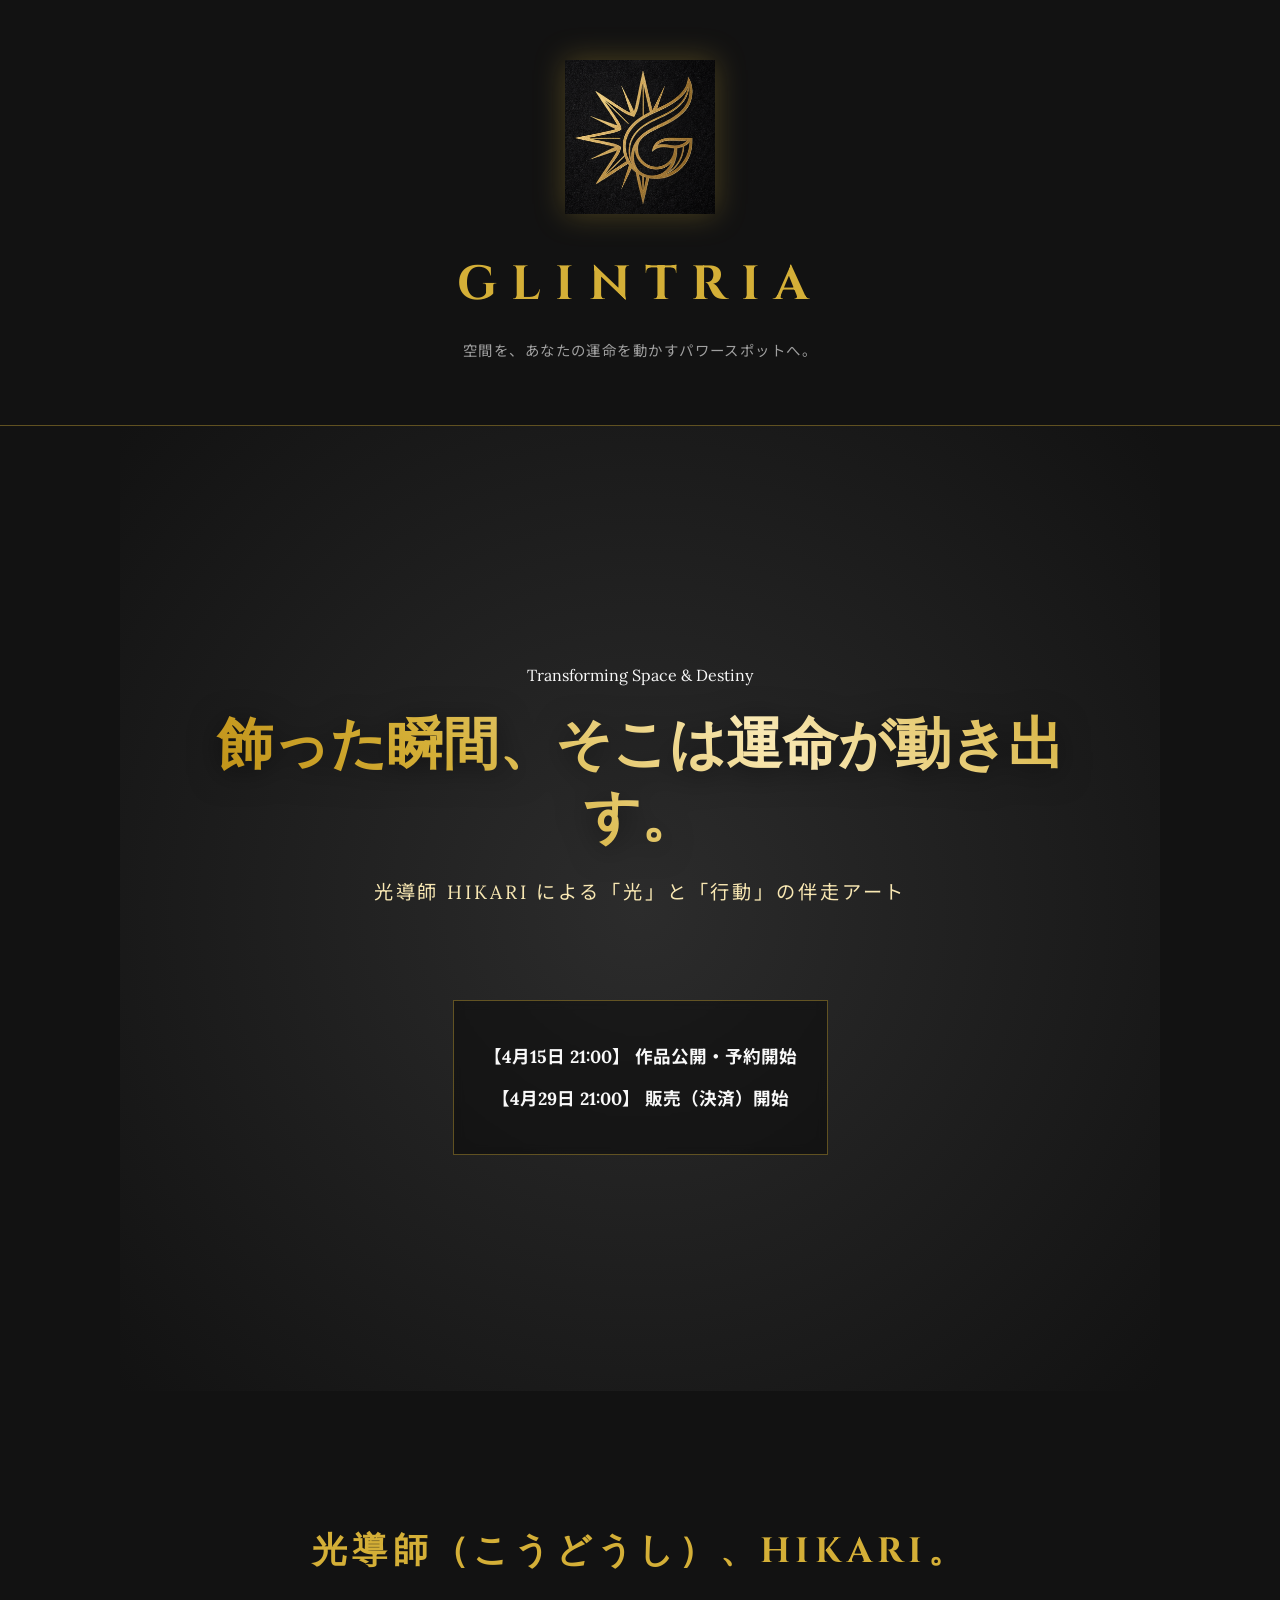
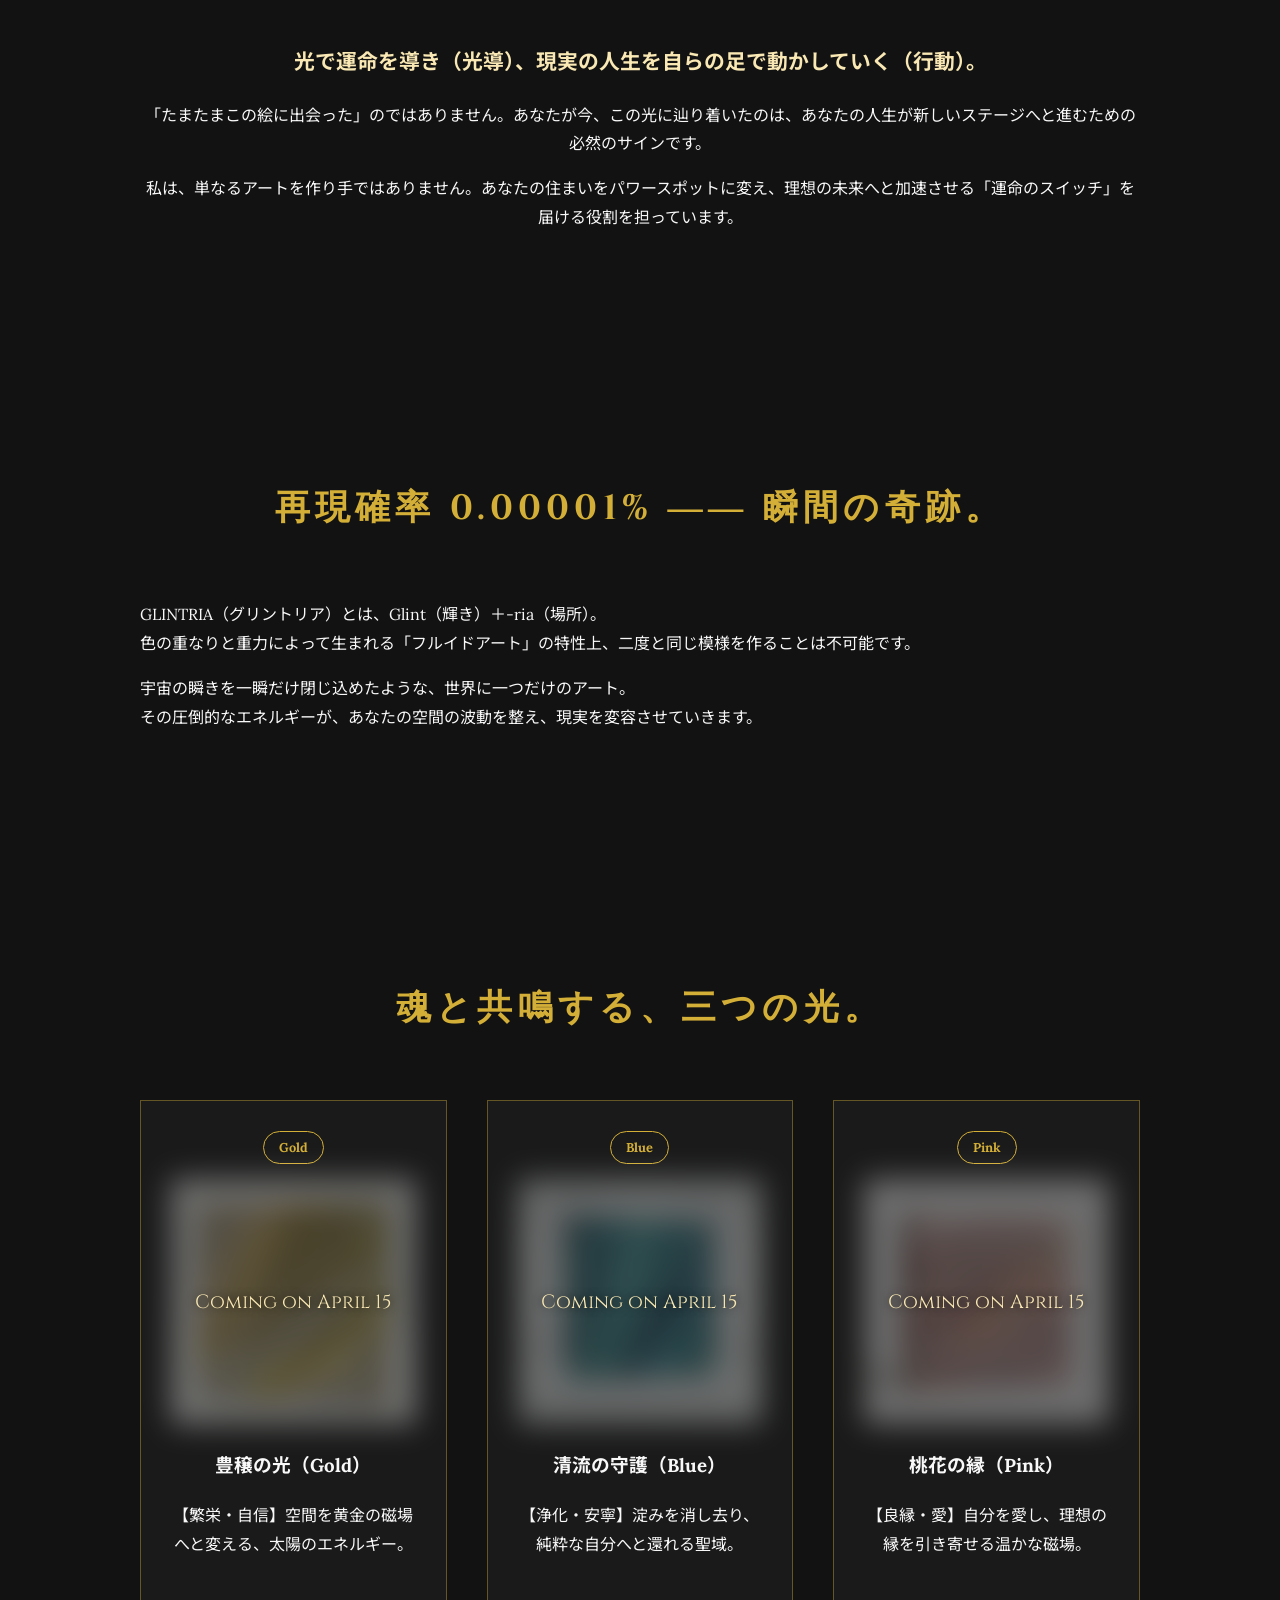
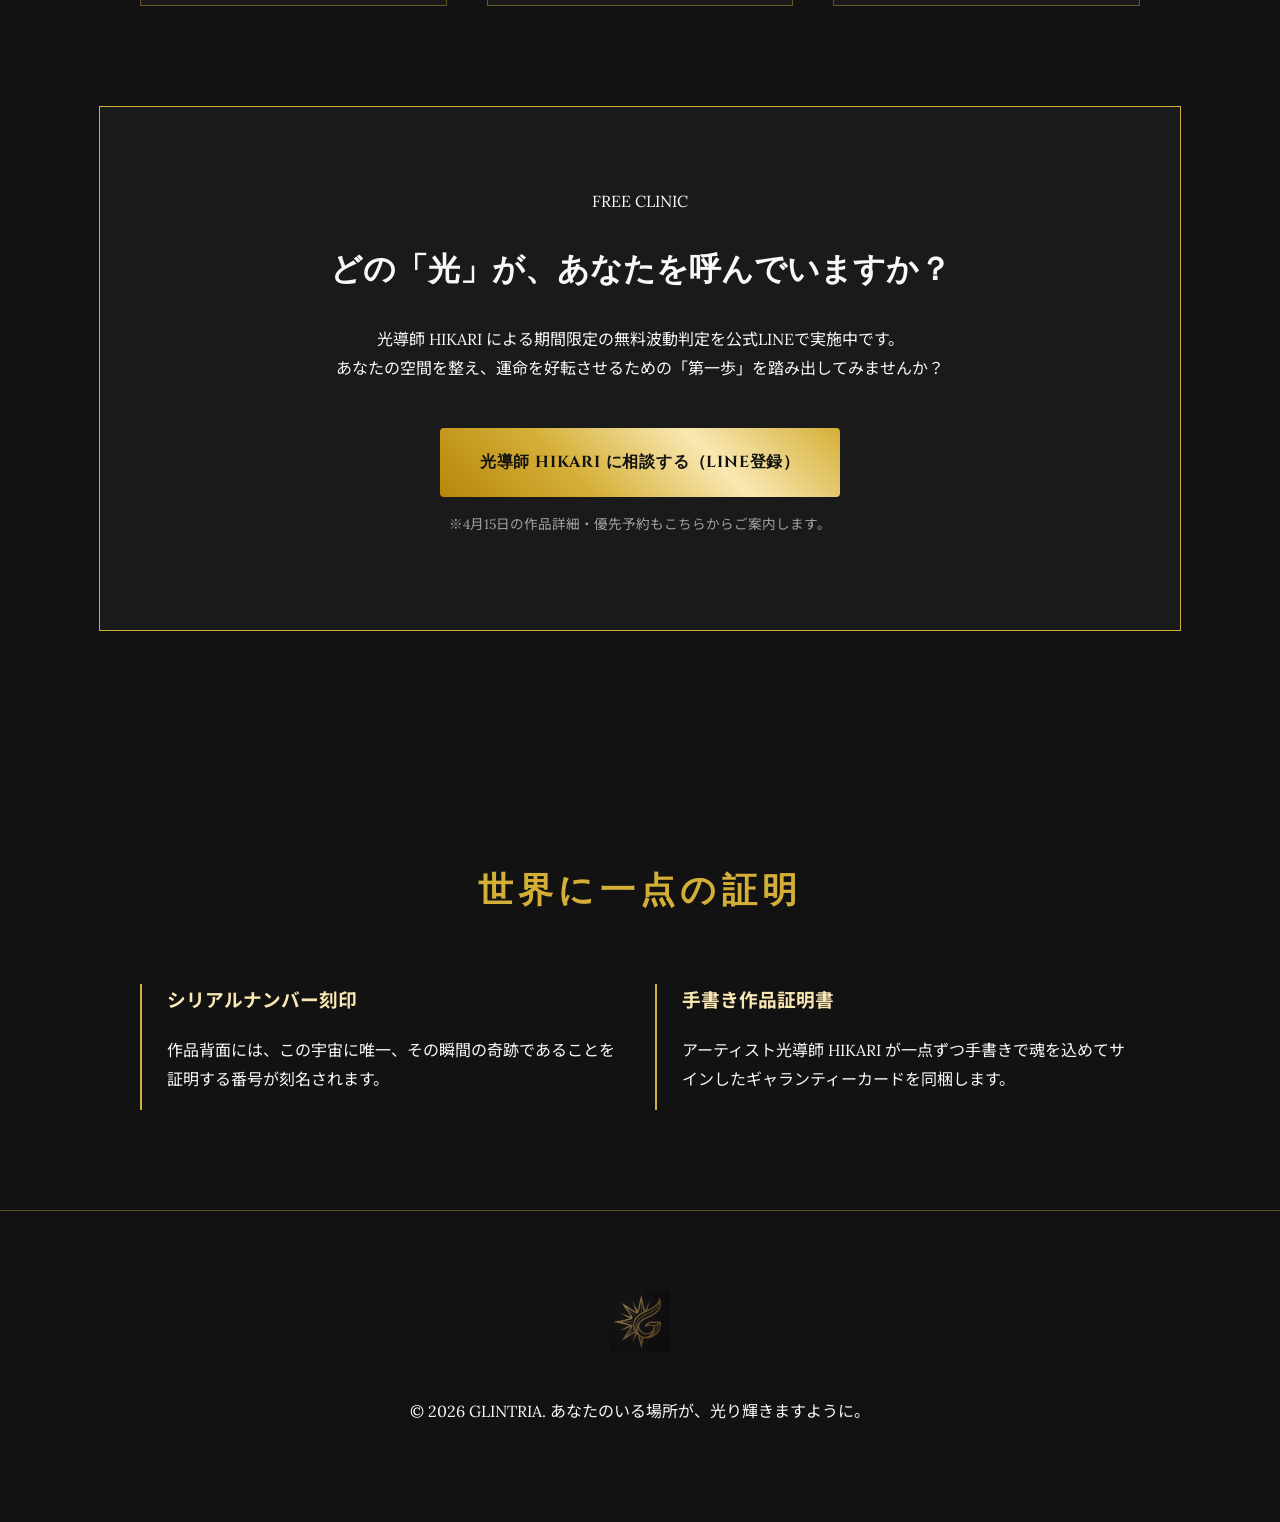
<file: index.html>
<!DOCTYPE html>
<html lang="ja">

<head>
    <meta charset="UTF-8">
    <meta name="viewport" content="width=device-width, initial-scale=1.0">
    <title>GLINTRIA（グリントリア） | 空間をパワースポットに変える、運命の光。</title>
    <meta name="description" content="光導師 HIKARI が放つ一点物のアート。Glint（輝き）＋ -ria（場所）。飾ったその場所が、あなたの人生を動かすパワースポットに変わる。">

    <!-- Google Fonts -->
    <link rel="preconnect" href="https://fonts.googleapis.com">
    <link rel="preconnect" href="https://fonts.gstatic.com" crossorigin>
    <link
        href="https://fonts.googleapis.com/css2?family=Cinzel:wght@400;700&family=Lora:ital,wght@0,400;0,700;1,400&family=Noto+Sans+JP:wght@300;400;700&display=swap"
        rel="stylesheet">

    <!-- スタイルシート -->
    <link rel="stylesheet" href="style.css">
</head>

<body>

    <header>
        <div class="logo-container">
            <img src="glintria_logo.png" alt="GLINTRIA Logo" class="main-logo">
        </div>
        <div class="brand-name">GLINTRIA</div>
        <div class="header-tag">空間を、あなたの運命を動かすパワースポットへ。</div>
    </header>

    <main>
        <!-- セクション1：ヒーロー -->
        <section id="hero" class="dark-gold-theme">
            <div class="hero-overlay"></div>
            <div class="hero-content">
                <span class="entrance-fade">Transforming Space & Destiny</span>
                <h1 class="entrance-fade">飾った瞬間、そこは運命が動き出す。</h1>
                <p class="subtitle entrance-fade">光導師 HIKARI による「光」と「行動」の伴走アート</p>
                
                <div class="schedule-box entrance-fade">
                    <p class="date-highlight">【4月15日 21:00】 作品公開・予約開始</p>
                    <p class="date-highlight">【4月29日 21:00】 販売（決済）開始</p>
                </div>
            </div>
        </section>

        <!-- セクション2：光導師 HIKARI について -->
        <section id="koudoushi">
            <div class="container">
                <div class="profile-layout">
                    <div class="profile-text">
                        <h2 class="section-title">光導師（こうどうし）、HIKARI。</h2>
                        <p class="emphasis">光で運命を導き（光導）、現実の人生を自らの足で動かしていく（行動）。</p>
                        <p>「たまたまこの絵に出会った」のではありません。あなたが今、この光に辿り着いたのは、あなたの人生が新しいステージへと進むための必然のサインです。</p>
                        <p>私は、単なるアートを作り手ではありません。あなたの住まいをパワースポットに変え、理想の未来へと加速させる「運命のスイッチ」を届ける役割を担っています。</p>
                    </div>
                </div>
            </div>
        </section>

        <!-- セクション3：GLINTRIA のコンセプト -->
        <section id="concept" class="bg-texture">
            <div class="concept-container">
                <h2 class="section-title">再現確率 0.00001% ―― 瞬間の奇跡。</h2>
                <p>GLINTRIA（グリントリア）とは、Glint（輝き）＋-ria（場所）。<br>
                色の重なりと重力によって生まれる「フルイドアート」の特性上、二度と同じ模様を作ることは不可能です。</p>
                <p>宇宙の瞬きを一瞬だけ閉じ込めたような、世界に一つだけのアート。<br>
                その圧倒的なエネルギーが、あなたの空間の波動を整え、現実を変容させていきます。</p>
            </div>
        </section>

        <!-- セクション4：作品ギャラリー（4/15公開） -->
        <section id="gallery">
            <h2 class="section-title">魂と共鳴する、三つの光。</h2>
            <div class="art-grid">
                <!-- 金色系 -->
                <article class="art-card is-teaser">
                    <div class="art-badge">Gold</div>
                    <div class="art-image-container teaser-blur">
                        <img src="product_images/gold_front.png" alt="豊穣の光" class="art-image">
                        <div class="teaser-lock">Coming on April 15</div>
                    </div>
                    <div class="art-info">
                        <h3>豊穣の光（Gold）</h3>
                        <p class="meaning">【繁栄・自信】空間を黄金の磁場へと変える、太陽のエネルギー。</p>
                    </div>
                </article>

                <!-- 水色系 -->
                <article class="art-card is-teaser">
                    <div class="art-badge">Blue</div>
                    <div class="art-image-container teaser-blur">
                        <img src="product_images/blue_front.png" alt="清流の守護" class="art-image">
                        <div class="teaser-lock">Coming on April 15</div>
                    </div>
                    <div class="art-info">
                        <h3>清流の守護（Blue）</h3>
                        <p class="meaning">【浄化・安寧】淀みを消し去り、純粋な自分へと還れる聖域。</p>
                    </div>
                </article>

                <!-- ピンク系 -->
                <article class="art-card is-teaser">
                    <div class="art-badge">Pink</div>
                    <div class="art-image-container teaser-blur">
                        <img src="product_images/pink_front.png" alt="桃花の縁" class="art-image">
                        <div class="teaser-lock">Coming on April 15</div>
                    </div>
                    <div class="art-info">
                        <h3>桃花の縁（Pink）</h3>
                        <p class="meaning">【良縁・愛】自分を愛し、理想の縁を引き寄せる温かな磁場。</p>
                    </div>
                </article>
            </div>
        </section>

        <!-- セクション5：LINE無料鑑定への誘導 -->
        <section id="line-optin" class="bg-gold-gradient">
            <div class="line-container">
                <span class="badge">FREE CLINIC</span>
                <h2>どの「光」が、あなたを呼んでいますか？</h2>
                <p>光導師 HIKARI による期間限定の無料波動判定を公式LINEで実施中です。<br>
                あなたの空間を整え、運命を好転させるための「第一歩」を踏み出してみませんか？</p>
                <div class="cta-box">
                    <a href="#" class="line-button">光導師 HIKARI に相談する（LINE登録）</a>
                    <p class="hint">※4月15日の作品詳細・優先予約もこちらからご案内します。</p>
                </div>
            </div>
        </section>

        <!-- セクション6：品質保証 -->
        <section id="authenticity">
            <div class="auth-container">
                <h2 class="section-title">世界に一点の証明</h2>
                <div class="auth-content">
                    <div class="auth-item">
                        <h3>シリアルナンバー刻印</h3>
                        <p>作品背面には、この宇宙に唯一、その瞬間の奇跡であることを証明する番号が刻名されます。</p>
                    </div>
                    <div class="auth-item">
                        <h3>手書き作品証明書</h3>
                        <p>アーティスト光導師 HIKARI が一点ずつ手書きで魂を込めてサインしたギャランティーカードを同梱します。</p>
                    </div>
                </div>
            </div>
        </section>

    </main>

    <!-- フッター -->
    <footer>
        <div class="footer-logo">
             <img src="glintria_logo.png" alt="GLINTRIA Logo" class="footer-icon">
        </div>
        <p>&copy; 2026 GLINTRIA. あなたのいる場所が、光り輝きますように。</p>
    </footer>

    <!-- スクリプト -->
    <script src="main.js"></script>
</body>

</html>
</file>
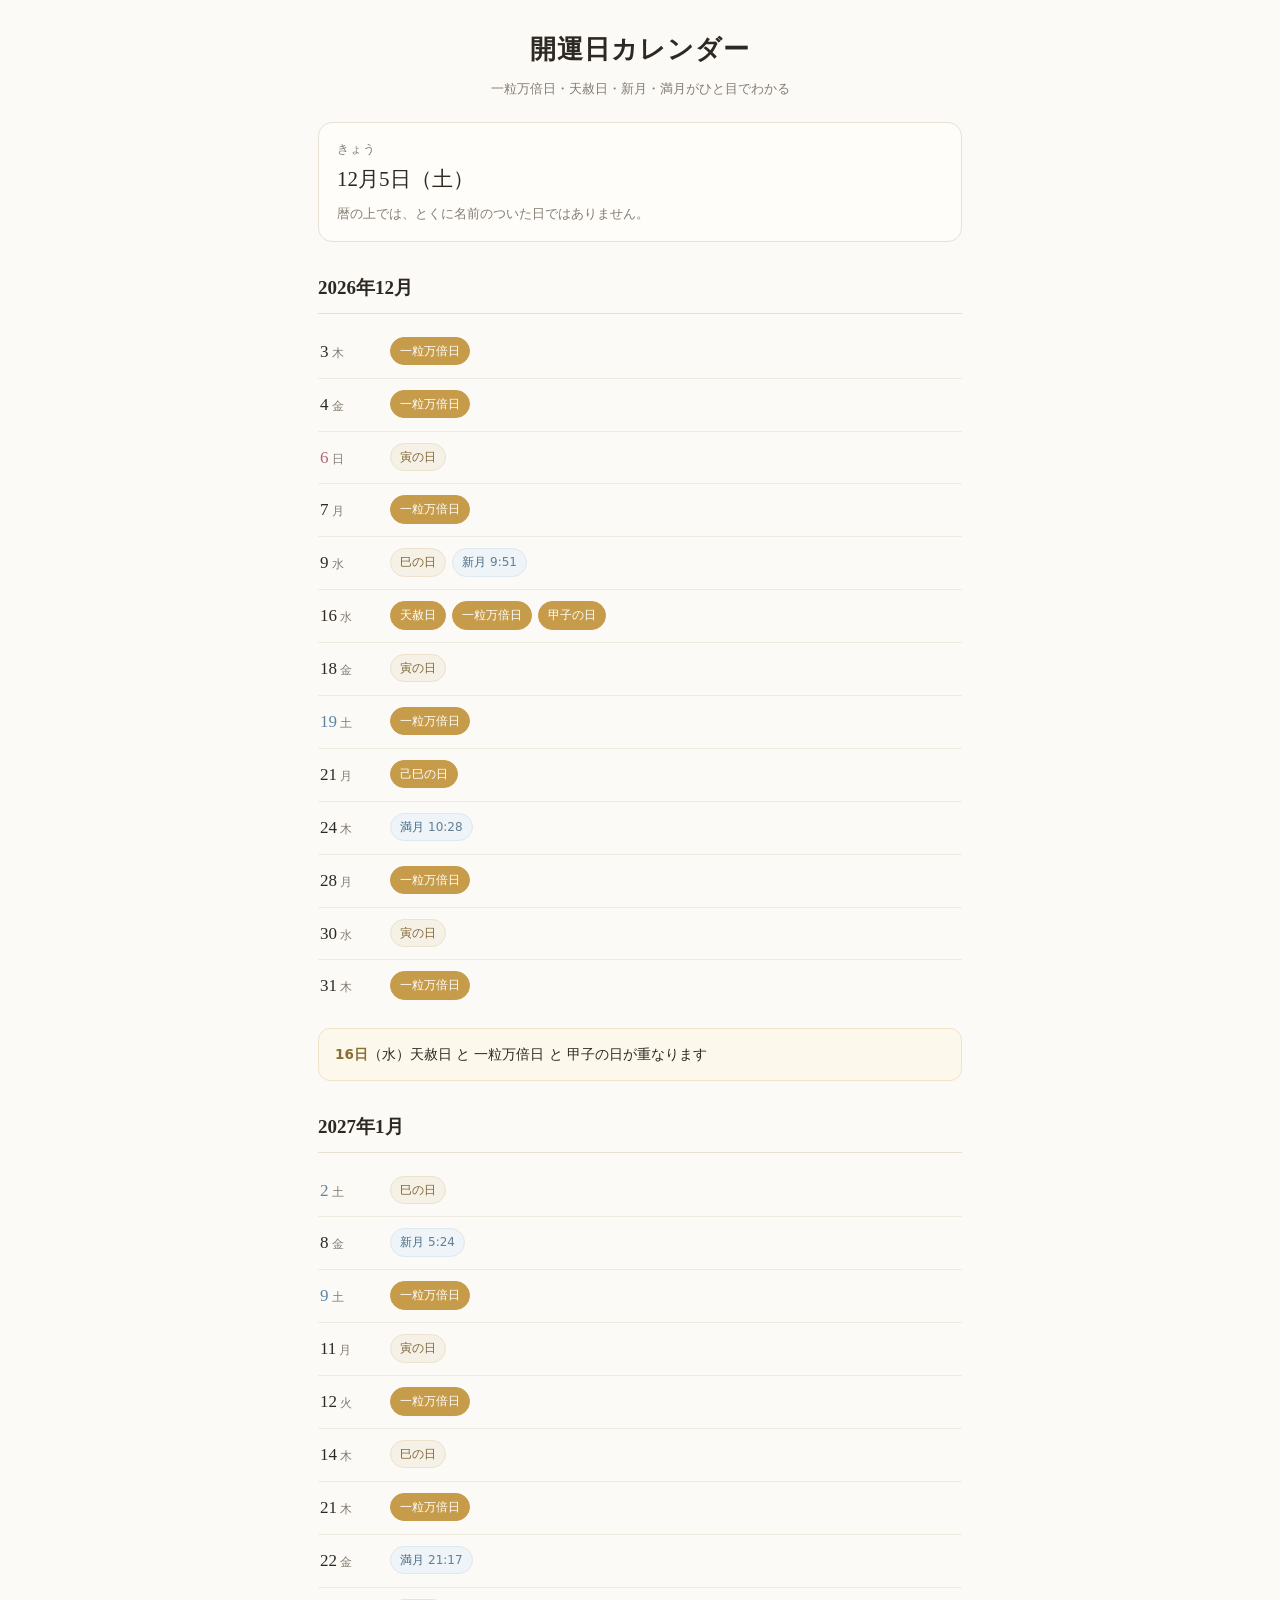
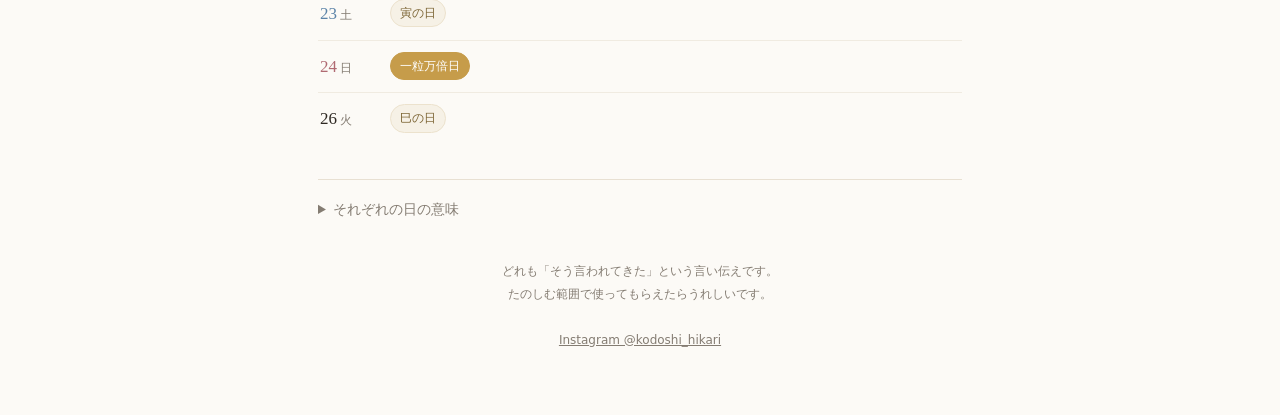
<file: koyomi/index.html>
<!DOCTYPE html>
<html lang="ja">
<head>
<meta charset="utf-8">
<meta name="viewport" content="width=device-width,initial-scale=1">
<title>開運日カレンダー｜ひかり</title>
<meta name="description" content="一粒万倍日・天赦日・寅の日・巳の日・新月・満月がひと目でわかる開運日カレンダー。今月と来月を自動で表示します。">
<style>
  :root{
    --bg:#fcfaf6; --ink:#2e2822; --sub:#847c72; --gold:#c69c4a;
    --line:#e8e0d2; --card:#fffdfa;
  }
  *{box-sizing:border-box}
  body{
    margin:0; background:var(--bg); color:var(--ink);
    font-family:"Hiragino Sans","Noto Sans JP",system-ui,sans-serif;
    line-height:1.7; -webkit-text-size-adjust:100%;
  }
  .wrap{max-width:680px;margin:0 auto;padding:28px 18px 64px}
  header{text-align:center;margin-bottom:8px}
  h1{
    font-family:"Hiragino Mincho ProN","Noto Serif JP",serif;
    font-size:26px;font-weight:600;margin:0 0 6px;letter-spacing:.04em;
  }
  .lead{color:var(--sub);font-size:13px;margin:0}
  .today{
    margin:22px 0 10px;padding:16px 18px;background:var(--card);
    border:1px solid var(--line);border-radius:14px;
  }
  .today .label{font-size:12px;color:var(--sub);letter-spacing:.08em}
  .today .date{
    font-family:"Hiragino Mincho ProN","Noto Serif JP",serif;
    font-size:21px;margin:2px 0 6px;
  }
  .today .tags{display:flex;flex-wrap:wrap;gap:6px}
  .today .none{color:var(--sub);font-size:13px}
  h2{
    font-family:"Hiragino Mincho ProN","Noto Serif JP",serif;
    font-size:19px;font-weight:600;margin:30px 0 12px;
    padding-bottom:8px;border-bottom:1px solid var(--line);
  }
  ul{list-style:none;margin:0;padding:0}
  li{
    display:flex;gap:12px;align-items:flex-start;
    padding:11px 2px;border-bottom:1px solid #f0ebe1;
  }
  li:last-child{border-bottom:none}
  .day{
    flex:0 0 58px;font-family:"Hiragino Mincho ProN","Noto Serif JP",serif;
    font-size:17px;padding-top:1px;
  }
  .day small{font-size:12px;color:var(--sub);margin-left:3px}
  .sat{color:#5b83a8}.sun{color:#b06a72}
  .tags{display:flex;flex-wrap:wrap;gap:6px;flex:1}
  .tag{
    font-size:12px;padding:3px 9px;border-radius:999px;
    background:#f6f1e6;color:#7d6636;border:1px solid #ece2cd;white-space:nowrap;
  }
  .tag.strong{background:var(--gold);color:#fff;border-color:var(--gold)}
  .tag.moon{background:#eef4f8;color:#4a6c86;border-color:#dde8ef}
  .tag time{font-variant-numeric:tabular-nums;opacity:.85;margin-left:4px}
  .hl{
    margin:16px 0 0;padding:14px 16px;background:#fdf8ec;
    border:1px solid #f0e4c8;border-radius:12px;font-size:13.5px;
  }
  .hl b{color:#8a6d2f}
  details{margin-top:34px;border-top:1px solid var(--line);padding-top:18px}
  summary{cursor:pointer;font-size:14px;color:var(--sub)}
  dl{margin:14px 0 0}
  dt{font-weight:600;margin-top:14px;font-size:14px}
  dd{margin:4px 0 0;color:#5f574e;font-size:13.5px}
  footer{margin-top:38px;text-align:center;color:var(--sub);font-size:12px;line-height:1.9}
  footer a{color:var(--sub)}
</style>
</head>
<body>
<div class="wrap">
  <header>
    <h1>開運日カレンダー</h1>
    <p class="lead">一粒万倍日・天赦日・新月・満月がひと目でわかる</p>
  </header>

  <div class="today" id="today"></div>
  <div id="months"></div>

  <details>
    <summary>それぞれの日の意味</summary>
    <dl id="legend"></dl>
  </details>

  <footer>
    どれも「そう言われてきた」という言い伝えです。<br>
    たのしむ範囲で使ってもらえたらうれしいです。<br><br>
    <a href="https://www.instagram.com/kodoshi_hikari/">Instagram @kodoshi_hikari</a>
  </footer>
</div>

<script>
const DATA = {"2026-07":[{"d":3,"w":"金","tags":["寅の日"],"times":{},"rokuyo":"大安"},{"d":6,"w":"月","tags":["一粒万倍日","巳の日"],"times":{},"rokuyo":"友引"},{"d":7,"w":"火","tags":["一粒万倍日"],"times":{},"rokuyo":"先負"},{"d":10,"w":"金","tags":["一粒万倍日"],"times":{},"rokuyo":"赤口"},{"d":14,"w":"火","tags":["新月"],"times":{"新月":"18:43"},"rokuyo":"赤口"},{"d":15,"w":"水","tags":["寅の日"],"times":{},"rokuyo":"先勝"},{"d":18,"w":"土","tags":["巳の日"],"times":{},"rokuyo":"仏滅"},{"d":19,"w":"日","tags":["天赦日","一粒万倍日"],"times":{},"rokuyo":"大安"},{"d":22,"w":"水","tags":["一粒万倍日"],"times":{},"rokuyo":"友引"},{"d":27,"w":"月","tags":["寅の日"],"times":{},"rokuyo":"先勝"},{"d":29,"w":"水","tags":["満月"],"times":{"満月":"23:35"},"rokuyo":"先負"},{"d":30,"w":"木","tags":["巳の日"],"times":{},"rokuyo":"仏滅"},{"d":31,"w":"金","tags":["一粒万倍日"],"times":{},"rokuyo":"大安"}],"2026-08":[{"d":3,"w":"月","tags":["一粒万倍日"],"times":{},"rokuyo":"友引"},{"d":8,"w":"土","tags":["寅の日"],"times":{},"rokuyo":"先勝"},{"d":11,"w":"火","tags":["巳の日"],"times":{},"rokuyo":"仏滅"},{"d":13,"w":"木","tags":["一粒万倍日","新月"],"times":{"新月":"2:36"},"rokuyo":"先勝"},{"d":18,"w":"火","tags":["一粒万倍日","甲子の日"],"times":{},"rokuyo":"赤口"},{"d":20,"w":"木","tags":["寅の日"],"times":{},"rokuyo":"友引"},{"d":23,"w":"日","tags":["己巳の日"],"times":{},"rokuyo":"大安"},{"d":25,"w":"火","tags":["一粒万倍日"],"times":{},"rokuyo":"先勝"},{"d":28,"w":"金","tags":["満月"],"times":{"満月":"13:18"},"rokuyo":"仏滅"},{"d":30,"w":"日","tags":["一粒万倍日"],"times":{},"rokuyo":"赤口"}],"2026-09":[{"d":1,"w":"火","tags":["寅の日"],"times":{},"rokuyo":"友引"},{"d":4,"w":"金","tags":["巳の日"],"times":{},"rokuyo":"大安"},{"d":6,"w":"日","tags":["一粒万倍日"],"times":{},"rokuyo":"先勝"},{"d":7,"w":"月","tags":["一粒万倍日"],"times":{},"rokuyo":"友引"},{"d":11,"w":"金","tags":["新月"],"times":{"新月":"12:26"},"rokuyo":"友引"},{"d":13,"w":"日","tags":["寅の日"],"times":{},"rokuyo":"仏滅"},{"d":14,"w":"月","tags":["一粒万倍日"],"times":{},"rokuyo":"大安"},{"d":16,"w":"水","tags":["巳の日"],"times":{},"rokuyo":"先勝"},{"d":19,"w":"土","tags":["一粒万倍日"],"times":{},"rokuyo":"仏滅"},{"d":25,"w":"金","tags":["寅の日"],"times":{},"rokuyo":"仏滅"},{"d":26,"w":"土","tags":["一粒万倍日"],"times":{},"rokuyo":"大安"},{"d":27,"w":"日","tags":["満月"],"times":{"満月":"1:48"},"rokuyo":"赤口"},{"d":28,"w":"月","tags":["巳の日"],"times":{},"rokuyo":"先勝"}],"2026-10":[{"d":1,"w":"木","tags":["天赦日","一粒万倍日"],"times":{},"rokuyo":"仏滅"},{"d":7,"w":"水","tags":["寅の日"],"times":{},"rokuyo":"仏滅"},{"d":10,"w":"土","tags":["巳の日"],"times":{},"rokuyo":"先勝"},{"d":11,"w":"日","tags":["一粒万倍日","新月"],"times":{"新月":"0:49"},"rokuyo":"先負"},{"d":14,"w":"水","tags":["一粒万倍日"],"times":{},"rokuyo":"赤口"},{"d":17,"w":"土","tags":["甲子の日"],"times":{},"rokuyo":"先負"},{"d":19,"w":"月","tags":["寅の日"],"times":{},"rokuyo":"大安"},{"d":22,"w":"木","tags":["己巳の日"],"times":{},"rokuyo":"友引"},{"d":23,"w":"金","tags":["一粒万倍日"],"times":{},"rokuyo":"先負"},{"d":26,"w":"月","tags":["一粒万倍日","満月"],"times":{"満月":"13:11"},"rokuyo":"赤口"},{"d":31,"w":"土","tags":["寅の日"],"times":{},"rokuyo":"大安"}],"2026-11":[{"d":3,"w":"火","tags":["巳の日"],"times":{},"rokuyo":"友引"},{"d":4,"w":"水","tags":["一粒万倍日"],"times":{},"rokuyo":"先負"},{"d":9,"w":"月","tags":["一粒万倍日","新月"],"times":{"新月":"16:01"},"rokuyo":"仏滅"},{"d":10,"w":"火","tags":["一粒万倍日"],"times":{},"rokuyo":"大安"},{"d":12,"w":"木","tags":["寅の日"],"times":{},"rokuyo":"先勝"},{"d":15,"w":"日","tags":["巳の日"],"times":{},"rokuyo":"仏滅"},{"d":21,"w":"土","tags":["一粒万倍日"],"times":{},"rokuyo":"仏滅"},{"d":22,"w":"日","tags":["一粒万倍日"],"times":{},"rokuyo":"大安"},{"d":24,"w":"火","tags":["寅の日","満月"],"times":{"満月":"23:53"},"rokuyo":"先勝"},{"d":27,"w":"金","tags":["巳の日"],"times":{},"rokuyo":"仏滅"}],"2026-12":[{"d":3,"w":"木","tags":["一粒万倍日"],"times":{},"rokuyo":"仏滅"},{"d":4,"w":"金","tags":["一粒万倍日"],"times":{},"rokuyo":"大安"},{"d":6,"w":"日","tags":["寅の日"],"times":{},"rokuyo":"先勝"},{"d":7,"w":"月","tags":["一粒万倍日"],"times":{},"rokuyo":"友引"},{"d":9,"w":"水","tags":["巳の日","新月"],"times":{"新月":"9:51"},"rokuyo":"大安"},{"d":16,"w":"水","tags":["天赦日","一粒万倍日","甲子の日"],"times":{},"rokuyo":"赤口"},{"d":18,"w":"金","tags":["寅の日"],"times":{},"rokuyo":"友引"},{"d":19,"w":"土","tags":["一粒万倍日"],"times":{},"rokuyo":"先負"},{"d":21,"w":"月","tags":["己巳の日"],"times":{},"rokuyo":"大安"},{"d":24,"w":"木","tags":["満月"],"times":{"満月":"10:28"},"rokuyo":"友引"},{"d":28,"w":"月","tags":["一粒万倍日"],"times":{},"rokuyo":"赤口"},{"d":30,"w":"水","tags":["寅の日"],"times":{},"rokuyo":"友引"},{"d":31,"w":"木","tags":["一粒万倍日"],"times":{},"rokuyo":"先負"}],"2027-01":[{"d":2,"w":"土","tags":["巳の日"],"times":{},"rokuyo":"大安"},{"d":8,"w":"金","tags":["新月"],"times":{"新月":"5:24"},"rokuyo":"赤口"},{"d":9,"w":"土","tags":["一粒万倍日"],"times":{},"rokuyo":"先勝"},{"d":11,"w":"月","tags":["寅の日"],"times":{},"rokuyo":"先負"},{"d":12,"w":"火","tags":["一粒万倍日"],"times":{},"rokuyo":"仏滅"},{"d":14,"w":"木","tags":["巳の日"],"times":{},"rokuyo":"赤口"},{"d":21,"w":"木","tags":["一粒万倍日"],"times":{},"rokuyo":"先勝"},{"d":22,"w":"金","tags":["満月"],"times":{"満月":"21:17"},"rokuyo":"友引"},{"d":23,"w":"土","tags":["寅の日"],"times":{},"rokuyo":"先負"},{"d":24,"w":"日","tags":["一粒万倍日"],"times":{},"rokuyo":"仏滅"},{"d":26,"w":"火","tags":["巳の日"],"times":{},"rokuyo":"赤口"}],"2027-02":[{"d":2,"w":"火","tags":["一粒万倍日"],"times":{},"rokuyo":"先勝"},{"d":4,"w":"木","tags":["寅の日"],"times":{},"rokuyo":"先負"},{"d":7,"w":"日","tags":["巳の日","新月"],"times":{"新月":"0:55"},"rokuyo":"先勝"},{"d":8,"w":"月","tags":["一粒万倍日"],"times":{},"rokuyo":"友引"},{"d":14,"w":"日","tags":["甲子の日"],"times":{},"rokuyo":"友引"},{"d":15,"w":"月","tags":["一粒万倍日"],"times":{},"rokuyo":"先負"},{"d":16,"w":"火","tags":["寅の日"],"times":{},"rokuyo":"仏滅"},{"d":19,"w":"金","tags":["己巳の日"],"times":{},"rokuyo":"先勝"},{"d":20,"w":"土","tags":["一粒万倍日"],"times":{},"rokuyo":"友引"},{"d":21,"w":"日","tags":["満月"],"times":{"満月":"8:23"},"rokuyo":"先負"},{"d":27,"w":"土","tags":["一粒万倍日"],"times":{},"rokuyo":"先負"},{"d":28,"w":"日","tags":["天赦日","寅の日"],"times":{},"rokuyo":"仏滅"}],"2027-03":[{"d":3,"w":"水","tags":["巳の日"],"times":{},"rokuyo":"先勝"},{"d":4,"w":"木","tags":["一粒万倍日"],"times":{},"rokuyo":"友引"},{"d":7,"w":"日","tags":["一粒万倍日"],"times":{},"rokuyo":"大安"},{"d":8,"w":"月","tags":["新月"],"times":{"新月":"18:29"},"rokuyo":"友引"},{"d":12,"w":"金","tags":["一粒万倍日","寅の日"],"times":{},"rokuyo":"赤口"},{"d":15,"w":"月","tags":["巳の日"],"times":{},"rokuyo":"先負"},{"d":19,"w":"金","tags":["一粒万倍日"],"times":{},"rokuyo":"先勝"},{"d":22,"w":"月","tags":["満月"],"times":{"満月":"19:43"},"rokuyo":"仏滅"},{"d":24,"w":"水","tags":["一粒万倍日","寅の日"],"times":{},"rokuyo":"赤口"},{"d":27,"w":"土","tags":["巳の日"],"times":{},"rokuyo":"先負"},{"d":31,"w":"水","tags":["一粒万倍日"],"times":{},"rokuyo":"先勝"}],"2027-04":[{"d":5,"w":"月","tags":["寅の日"],"times":{},"rokuyo":"赤口"},{"d":6,"w":"火","tags":["一粒万倍日"],"times":{},"rokuyo":"先勝"},{"d":7,"w":"水","tags":["新月"],"times":{"新月":"8:51"},"rokuyo":"先負"},{"d":8,"w":"木","tags":["巳の日"],"times":{},"rokuyo":"仏滅"},{"d":15,"w":"木","tags":["一粒万倍日","甲子の日"],"times":{},"rokuyo":"大安"},{"d":17,"w":"土","tags":["寅の日"],"times":{},"rokuyo":"先勝"},{"d":18,"w":"日","tags":["一粒万倍日"],"times":{},"rokuyo":"友引"},{"d":20,"w":"火","tags":["己巳の日"],"times":{},"rokuyo":"仏滅"},{"d":21,"w":"水","tags":["満月"],"times":{"満月":"7:26"},"rokuyo":"大安"},{"d":27,"w":"火","tags":["一粒万倍日"],"times":{},"rokuyo":"大安"},{"d":29,"w":"木","tags":["天赦日","寅の日"],"times":{},"rokuyo":"先勝"},{"d":30,"w":"金","tags":["一粒万倍日"],"times":{},"rokuyo":"友引"}],"2027-05":[{"d":2,"w":"日","tags":["巳の日"],"times":{},"rokuyo":"仏滅"},{"d":6,"w":"木","tags":["新月"],"times":{"新月":"19:58"},"rokuyo":"仏滅"},{"d":11,"w":"火","tags":["寅の日"],"times":{},"rokuyo":"先負"},{"d":12,"w":"水","tags":["一粒万倍日"],"times":{},"rokuyo":"仏滅"},{"d":13,"w":"木","tags":["一粒万倍日"],"times":{},"rokuyo":"大安"},{"d":14,"w":"金","tags":["巳の日"],"times":{},"rokuyo":"赤口"},{"d":15,"w":"土","tags":["天赦日"],"times":{},"rokuyo":"先勝"},{"d":20,"w":"木","tags":["満月"],"times":{"満月":"19:58"},"rokuyo":"赤口"},{"d":23,"w":"日","tags":["寅の日"],"times":{},"rokuyo":"先負"},{"d":24,"w":"月","tags":["一粒万倍日"],"times":{},"rokuyo":"仏滅"},{"d":25,"w":"火","tags":["一粒万倍日"],"times":{},"rokuyo":"大安"},{"d":26,"w":"水","tags":["巳の日"],"times":{},"rokuyo":"赤口"}],"2027-06":[{"d":4,"w":"金","tags":["寅の日"],"times":{},"rokuyo":"先負"},{"d":5,"w":"土","tags":["一粒万倍日","新月"],"times":{"新月":"4:40"},"rokuyo":"大安"},{"d":7,"w":"月","tags":["一粒万倍日","巳の日"],"times":{},"rokuyo":"先勝"},{"d":8,"w":"火","tags":["一粒万倍日"],"times":{},"rokuyo":"友引"},{"d":14,"w":"月","tags":["甲子の日"],"times":{},"rokuyo":"友引"},{"d":16,"w":"水","tags":["寅の日"],"times":{},"rokuyo":"仏滅"},{"d":19,"w":"土","tags":["一粒万倍日","己巳の日","満月"],"times":{"満月":"9:44"},"rokuyo":"先勝"},{"d":20,"w":"日","tags":["一粒万倍日"],"times":{},"rokuyo":"友引"},{"d":28,"w":"月","tags":["寅の日"],"times":{},"rokuyo":"仏滅"}],"2027-07":[{"d":1,"w":"木","tags":["一粒万倍日","巳の日"],"times":{},"rokuyo":"先勝"},{"d":2,"w":"金","tags":["一粒万倍日"],"times":{},"rokuyo":"友引"},{"d":4,"w":"日","tags":["新月"],"times":{"新月":"12:02"},"rokuyo":"赤口"},{"d":10,"w":"土","tags":["寅の日"],"times":{},"rokuyo":"赤口"},{"d":13,"w":"火","tags":["巳の日"],"times":{},"rokuyo":"先負"},{"d":14,"w":"水","tags":["天赦日","一粒万倍日"],"times":{},"rokuyo":"仏滅"},{"d":17,"w":"土","tags":["一粒万倍日"],"times":{},"rokuyo":"先勝"},{"d":19,"w":"月","tags":["満月"],"times":{"満月":"0:44"},"rokuyo":"先負"},{"d":22,"w":"木","tags":["寅の日"],"times":{},"rokuyo":"赤口"},{"d":25,"w":"日","tags":["巳の日"],"times":{},"rokuyo":"先負"},{"d":26,"w":"月","tags":["一粒万倍日"],"times":{},"rokuyo":"仏滅"},{"d":29,"w":"木","tags":["一粒万倍日"],"times":{},"rokuyo":"先勝"}],"2027-08":[{"d":2,"w":"月","tags":["新月"],"times":{"新月":"19:05"},"rokuyo":"先勝"},{"d":3,"w":"火","tags":["寅の日"],"times":{},"rokuyo":"友引"},{"d":6,"w":"金","tags":["巳の日"],"times":{},"rokuyo":"大安"},{"d":7,"w":"土","tags":["一粒万倍日"],"times":{},"rokuyo":"赤口"},{"d":8,"w":"日","tags":["一粒万倍日"],"times":{},"rokuyo":"先勝"},{"d":13,"w":"金","tags":["一粒万倍日","甲子の日"],"times":{},"rokuyo":"赤口"},{"d":15,"w":"日","tags":["寅の日"],"times":{},"rokuyo":"友引"},{"d":17,"w":"火","tags":["満月"],"times":{"満月":"16:28"},"rokuyo":"仏滅"},{"d":18,"w":"水","tags":["己巳の日"],"times":{},"rokuyo":"大安"},{"d":20,"w":"金","tags":["一粒万倍日"],"times":{},"rokuyo":"先勝"},{"d":25,"w":"水","tags":["一粒万倍日"],"times":{},"rokuyo":"赤口"},{"d":27,"w":"金","tags":["寅の日"],"times":{},"rokuyo":"友引"},{"d":30,"w":"月","tags":["巳の日"],"times":{},"rokuyo":"大安"}],"2027-09":[{"d":1,"w":"水","tags":["一粒万倍日","新月"],"times":{"新月":"2:40"},"rokuyo":"友引"},{"d":6,"w":"月","tags":["一粒万倍日"],"times":{},"rokuyo":"先勝"},{"d":8,"w":"水","tags":["寅の日"],"times":{},"rokuyo":"先負"},{"d":9,"w":"木","tags":["一粒万倍日"],"times":{},"rokuyo":"仏滅"},{"d":11,"w":"土","tags":["巳の日"],"times":{},"rokuyo":"赤口"},{"d":14,"w":"火","tags":["一粒万倍日"],"times":{},"rokuyo":"先負"},{"d":16,"w":"木","tags":["満月"],"times":{"満月":"8:03"},"rokuyo":"大安"},{"d":20,"w":"月","tags":["寅の日"],"times":{},"rokuyo":"先負"},{"d":21,"w":"火","tags":["一粒万倍日"],"times":{},"rokuyo":"仏滅"},{"d":23,"w":"木","tags":["巳の日"],"times":{},"rokuyo":"赤口"},{"d":26,"w":"日","tags":["天赦日","一粒万倍日"],"times":{},"rokuyo":"先負"},{"d":30,"w":"木","tags":["新月"],"times":{"新月":"11:36"},"rokuyo":"先負"}],"2027-10":[{"d":2,"w":"土","tags":["寅の日"],"times":{},"rokuyo":"大安"},{"d":3,"w":"日","tags":["一粒万倍日"],"times":{},"rokuyo":"赤口"},{"d":5,"w":"火","tags":["巳の日"],"times":{},"rokuyo":"友引"},{"d":9,"w":"土","tags":["一粒万倍日"],"times":{},"rokuyo":"赤口"},{"d":12,"w":"火","tags":["甲子の日"],"times":{},"rokuyo":"先負"},{"d":14,"w":"木","tags":["寅の日"],"times":{},"rokuyo":"大安"},{"d":15,"w":"金","tags":["満月"],"times":{"満月":"22:46"},"rokuyo":"赤口"},{"d":17,"w":"日","tags":["己巳の日"],"times":{},"rokuyo":"友引"},{"d":18,"w":"月","tags":["一粒万倍日"],"times":{},"rokuyo":"先負"},{"d":21,"w":"木","tags":["一粒万倍日"],"times":{},"rokuyo":"赤口"},{"d":26,"w":"火","tags":["寅の日"],"times":{},"rokuyo":"大安"},{"d":29,"w":"金","tags":["巳の日","新月"],"times":{"新月":"22:36"},"rokuyo":"仏滅"},{"d":30,"w":"土","tags":["一粒万倍日"],"times":{},"rokuyo":"大安"}],"2027-11":[{"d":2,"w":"火","tags":["一粒万倍日"],"times":{},"rokuyo":"友引"},{"d":7,"w":"日","tags":["寅の日"],"times":{},"rokuyo":"先勝"},{"d":10,"w":"水","tags":["巳の日"],"times":{},"rokuyo":"仏滅"},{"d":14,"w":"日","tags":["満月"],"times":{"満月":"12:25"},"rokuyo":"友引"},{"d":16,"w":"火","tags":["一粒万倍日"],"times":{},"rokuyo":"仏滅"},{"d":17,"w":"水","tags":["一粒万倍日"],"times":{},"rokuyo":"大安"},{"d":19,"w":"金","tags":["寅の日"],"times":{},"rokuyo":"先勝"},{"d":22,"w":"月","tags":["巳の日"],"times":{},"rokuyo":"仏滅"},{"d":28,"w":"日","tags":["一粒万倍日","新月"],"times":{"新月":"12:24"},"rokuyo":"大安"},{"d":29,"w":"月","tags":["一粒万倍日"],"times":{},"rokuyo":"赤口"}],"2027-12":[{"d":1,"w":"水","tags":["寅の日"],"times":{},"rokuyo":"友引"},{"d":4,"w":"土","tags":["巳の日"],"times":{},"rokuyo":"大安"},{"d":11,"w":"土","tags":["天赦日","一粒万倍日","甲子の日"],"times":{},"rokuyo":"赤口"},{"d":13,"w":"月","tags":["寅の日"],"times":{},"rokuyo":"友引"},{"d":14,"w":"火","tags":["一粒万倍日","満月"],"times":{"満月":"1:08"},"rokuyo":"先負"},{"d":16,"w":"木","tags":["己巳の日"],"times":{},"rokuyo":"大安"},{"d":23,"w":"木","tags":["一粒万倍日"],"times":{},"rokuyo":"赤口"},{"d":25,"w":"土","tags":["寅の日"],"times":{},"rokuyo":"友引"},{"d":26,"w":"日","tags":["一粒万倍日"],"times":{},"rokuyo":"先負"},{"d":28,"w":"火","tags":["巳の日","新月"],"times":{"新月":"5:12"},"rokuyo":"赤口"}],"2028-01":[{"d":4,"w":"火","tags":["一粒万倍日"],"times":{},"rokuyo":"先勝"},{"d":6,"w":"木","tags":["寅の日"],"times":{},"rokuyo":"先負"},{"d":7,"w":"金","tags":["一粒万倍日"],"times":{},"rokuyo":"仏滅"},{"d":9,"w":"日","tags":["巳の日"],"times":{},"rokuyo":"赤口"},{"d":12,"w":"水","tags":["満月"],"times":{"満月":"13:03"},"rokuyo":"先負"},{"d":16,"w":"日","tags":["一粒万倍日"],"times":{},"rokuyo":"先勝"},{"d":18,"w":"火","tags":["寅の日"],"times":{},"rokuyo":"先負"},{"d":19,"w":"水","tags":["一粒万倍日"],"times":{},"rokuyo":"仏滅"},{"d":21,"w":"金","tags":["巳の日"],"times":{},"rokuyo":"赤口"},{"d":27,"w":"木","tags":["新月"],"times":{"新月":"0:12"},"rokuyo":"先勝"},{"d":28,"w":"金","tags":["一粒万倍日"],"times":{},"rokuyo":"友引"},{"d":30,"w":"日","tags":["寅の日"],"times":{},"rokuyo":"仏滅"},{"d":31,"w":"月","tags":["一粒万倍日"],"times":{},"rokuyo":"大安"}],"2028-02":[{"d":2,"w":"水","tags":["巳の日"],"times":{},"rokuyo":"先勝"},{"d":9,"w":"水","tags":["甲子の日"],"times":{},"rokuyo":"友引"},{"d":10,"w":"木","tags":["一粒万倍日"],"times":{},"rokuyo":"先負"},{"d":11,"w":"金","tags":["寅の日","満月"],"times":{"満月":"0:03"},"rokuyo":"仏滅"},{"d":14,"w":"月","tags":["己巳の日"],"times":{},"rokuyo":"先勝"},{"d":15,"w":"火","tags":["一粒万倍日"],"times":{},"rokuyo":"友引"},{"d":22,"w":"火","tags":["一粒万倍日"],"times":{},"rokuyo":"先負"},{"d":23,"w":"水","tags":["天赦日","寅の日"],"times":{},"rokuyo":"仏滅"},{"d":25,"w":"金","tags":["新月"],"times":{"新月":"19:37"},"rokuyo":"友引"},{"d":26,"w":"土","tags":["巳の日"],"times":{},"rokuyo":"先負"},{"d":27,"w":"日","tags":["一粒万倍日"],"times":{},"rokuyo":"仏滅"}],"2028-03":[{"d":6,"w":"月","tags":["一粒万倍日","寅の日"],"times":{},"rokuyo":"赤口"},{"d":9,"w":"木","tags":["巳の日"],"times":{},"rokuyo":"先負"},{"d":11,"w":"土","tags":["満月"],"times":{"満月":"10:06"},"rokuyo":"大安"},{"d":13,"w":"月","tags":["一粒万倍日"],"times":{},"rokuyo":"先勝"},{"d":18,"w":"土","tags":["一粒万倍日","寅の日"],"times":{},"rokuyo":"赤口"},{"d":21,"w":"火","tags":["巳の日"],"times":{},"rokuyo":"先負"},{"d":25,"w":"土","tags":["一粒万倍日"],"times":{},"rokuyo":"先勝"},{"d":26,"w":"日","tags":["新月"],"times":{"新月":"13:31"},"rokuyo":"先負"},{"d":30,"w":"木","tags":["一粒万倍日","寅の日"],"times":{},"rokuyo":"先勝"}],"2028-04":[{"d":2,"w":"日","tags":["巳の日"],"times":{},"rokuyo":"仏滅"},{"d":9,"w":"日","tags":["一粒万倍日","甲子の日","満月"],"times":{"満月":"19:26"},"rokuyo":"大安"},{"d":11,"w":"火","tags":["寅の日"],"times":{},"rokuyo":"先勝"},{"d":12,"w":"水","tags":["一粒万倍日"],"times":{},"rokuyo":"友引"},{"d":14,"w":"金","tags":["己巳の日"],"times":{},"rokuyo":"仏滅"},{"d":21,"w":"金","tags":["一粒万倍日"],"times":{},"rokuyo":"大安"},{"d":23,"w":"日","tags":["天赦日","寅の日"],"times":{},"rokuyo":"先勝"},{"d":24,"w":"月","tags":["一粒万倍日"],"times":{},"rokuyo":"友引"},{"d":25,"w":"火","tags":["新月"],"times":{"新月":"4:47"},"rokuyo":"仏滅"},{"d":26,"w":"水","tags":["巳の日"],"times":{},"rokuyo":"大安"}],"2028-05":[{"d":3,"w":"水","tags":["一粒万倍日"],"times":{},"rokuyo":"赤口"},{"d":5,"w":"金","tags":["寅の日"],"times":{},"rokuyo":"友引"},{"d":6,"w":"土","tags":["一粒万倍日"],"times":{},"rokuyo":"先負"},{"d":7,"w":"日","tags":["一粒万倍日"],"times":{},"rokuyo":"仏滅"},{"d":8,"w":"月","tags":["巳の日"],"times":{},"rokuyo":"大安"},{"d":9,"w":"火","tags":["天赦日","満月"],"times":{"満月":"4:48"},"rokuyo":"赤口"},{"d":17,"w":"水","tags":["寅の日"],"times":{},"rokuyo":"友引"},{"d":18,"w":"木","tags":["一粒万倍日"],"times":{},"rokuyo":"先負"},{"d":19,"w":"金","tags":["一粒万倍日"],"times":{},"rokuyo":"仏滅"},{"d":20,"w":"土","tags":["巳の日"],"times":{},"rokuyo":"大安"},{"d":24,"w":"水","tags":["新月"],"times":{"新月":"17:16"},"rokuyo":"大安"},{"d":29,"w":"月","tags":["寅の日"],"times":{},"rokuyo":"仏滅"},{"d":30,"w":"火","tags":["一粒万倍日"],"times":{},"rokuyo":"大安"},{"d":31,"w":"水","tags":["一粒万倍日"],"times":{},"rokuyo":"赤口"}],"2028-06":[{"d":1,"w":"木","tags":["巳の日"],"times":{},"rokuyo":"先勝"},{"d":7,"w":"水","tags":["満月"],"times":{"満月":"15:08"},"rokuyo":"先勝"},{"d":8,"w":"木","tags":["甲子の日"],"times":{},"rokuyo":"友引"},{"d":10,"w":"土","tags":["寅の日"],"times":{},"rokuyo":"仏滅"},{"d":13,"w":"火","tags":["一粒万倍日","己巳の日"],"times":{},"rokuyo":"先勝"},{"d":14,"w":"水","tags":["一粒万倍日"],"times":{},"rokuyo":"友引"},{"d":22,"w":"木","tags":["寅の日"],"times":{},"rokuyo":"仏滅"},{"d":23,"w":"金","tags":["新月"],"times":{"新月":"3:27"},"rokuyo":"赤口"},{"d":25,"w":"日","tags":["一粒万倍日","巳の日"],"times":{},"rokuyo":"友引"},{"d":26,"w":"月","tags":["一粒万倍日"],"times":{},"rokuyo":"先負"}],"2028-07":[{"d":4,"w":"火","tags":["寅の日"],"times":{},"rokuyo":"大安"},{"d":7,"w":"金","tags":["巳の日","満月"],"times":{"満月":"3:10"},"rokuyo":"友引"},{"d":8,"w":"土","tags":["天赦日","一粒万倍日"],"times":{},"rokuyo":"先負"},{"d":11,"w":"火","tags":["一粒万倍日"],"times":{},"rokuyo":"赤口"},{"d":16,"w":"日","tags":["寅の日"],"times":{},"rokuyo":"大安"},{"d":19,"w":"水","tags":["巳の日"],"times":{},"rokuyo":"友引"},{"d":20,"w":"木","tags":["一粒万倍日"],"times":{},"rokuyo":"先負"},{"d":22,"w":"土","tags":["新月"],"times":{"新月":"12:01"},"rokuyo":"赤口"},{"d":23,"w":"日","tags":["一粒万倍日"],"times":{},"rokuyo":"先勝"},{"d":28,"w":"金","tags":["寅の日"],"times":{},"rokuyo":"赤口"},{"d":31,"w":"月","tags":["巳の日"],"times":{},"rokuyo":"先負"}],"2028-08":[{"d":1,"w":"火","tags":["一粒万倍日"],"times":{},"rokuyo":"仏滅"},{"d":4,"w":"金","tags":["一粒万倍日"],"times":{},"rokuyo":"先勝"},{"d":5,"w":"土","tags":["満月"],"times":{"満月":"17:09"},"rokuyo":"友引"},{"d":7,"w":"月","tags":["一粒万倍日","甲子の日"],"times":{},"rokuyo":"仏滅"},{"d":9,"w":"水","tags":["寅の日"],"times":{},"rokuyo":"赤口"},{"d":12,"w":"土","tags":["己巳の日"],"times":{},"rokuyo":"先負"},{"d":14,"w":"月","tags":["一粒万倍日"],"times":{},"rokuyo":"大安"},{"d":19,"w":"土","tags":["一粒万倍日"],"times":{},"rokuyo":"仏滅"},{"d":20,"w":"日","tags":["新月"],"times":{"新月":"19:43"},"rokuyo":"先勝"},{"d":21,"w":"月","tags":["寅の日"],"times":{},"rokuyo":"友引"},{"d":24,"w":"木","tags":["巳の日"],"times":{},"rokuyo":"大安"},{"d":26,"w":"土","tags":["一粒万倍日"],"times":{},"rokuyo":"先勝"},{"d":31,"w":"木","tags":["一粒万倍日"],"times":{},"rokuyo":"赤口"}],"2028-09":[{"d":2,"w":"土","tags":["寅の日"],"times":{},"rokuyo":"友引"},{"d":4,"w":"月","tags":["満月"],"times":{"満月":"8:47"},"rokuyo":"仏滅"},{"d":5,"w":"火","tags":["巳の日"],"times":{},"rokuyo":"大安"},{"d":8,"w":"金","tags":["一粒万倍日"],"times":{},"rokuyo":"友引"},{"d":14,"w":"木","tags":["寅の日"],"times":{},"rokuyo":"友引"},{"d":15,"w":"金","tags":["一粒万倍日"],"times":{},"rokuyo":"先負"},{"d":17,"w":"日","tags":["巳の日"],"times":{},"rokuyo":"大安"},{"d":19,"w":"火","tags":["新月"],"times":{"新月":"3:23"},"rokuyo":"友引"},{"d":20,"w":"水","tags":["天赦日","一粒万倍日"],"times":{},"rokuyo":"先負"},{"d":26,"w":"火","tags":["寅の日"],"times":{},"rokuyo":"先負"},{"d":27,"w":"水","tags":["一粒万倍日"],"times":{},"rokuyo":"仏滅"},{"d":29,"w":"金","tags":["巳の日"],"times":{},"rokuyo":"赤口"}],"2028-10":[{"d":2,"w":"月","tags":["一粒万倍日"],"times":{},"rokuyo":"先負"},{"d":4,"w":"水","tags":["満月"],"times":{"満月":"1:24"},"rokuyo":"大安"},{"d":6,"w":"金","tags":["甲子の日"],"times":{},"rokuyo":"先勝"},{"d":8,"w":"日","tags":["寅の日"],"times":{},"rokuyo":"先負"},{"d":11,"w":"水","tags":["己巳の日"],"times":{},"rokuyo":"赤口"},{"d":12,"w":"木","tags":["一粒万倍日"],"times":{},"rokuyo":"先勝"},{"d":15,"w":"日","tags":["一粒万倍日"],"times":{},"rokuyo":"仏滅"},{"d":18,"w":"水","tags":["新月"],"times":{"新月":"11:56"},"rokuyo":"先負"},{"d":20,"w":"金","tags":["寅の日"],"times":{},"rokuyo":"大安"},{"d":23,"w":"月","tags":["巳の日"],"times":{},"rokuyo":"友引"},{"d":24,"w":"火","tags":["一粒万倍日"],"times":{},"rokuyo":"先負"},{"d":27,"w":"金","tags":["一粒万倍日"],"times":{},"rokuyo":"赤口"}],"2028-11":[{"d":1,"w":"水","tags":["寅の日"],"times":{},"rokuyo":"大安"},{"d":2,"w":"木","tags":["満月"],"times":{"満月":"18:17"},"rokuyo":"赤口"},{"d":4,"w":"土","tags":["巳の日"],"times":{},"rokuyo":"友引"},{"d":5,"w":"日","tags":["一粒万倍日"],"times":{},"rokuyo":"先負"},{"d":10,"w":"金","tags":["一粒万倍日"],"times":{},"rokuyo":"友引"},{"d":11,"w":"土","tags":["一粒万倍日"],"times":{},"rokuyo":"先負"},{"d":13,"w":"月","tags":["寅の日"],"times":{},"rokuyo":"大安"},{"d":16,"w":"木","tags":["巳の日","新月"],"times":{"新月":"22:17"},"rokuyo":"仏滅"},{"d":22,"w":"水","tags":["一粒万倍日"],"times":{},"rokuyo":"仏滅"},{"d":23,"w":"木","tags":["一粒万倍日"],"times":{},"rokuyo":"大安"},{"d":25,"w":"土","tags":["寅の日"],"times":{},"rokuyo":"先勝"},{"d":28,"w":"火","tags":["巳の日"],"times":{},"rokuyo":"仏滅"}],"2028-12":[{"d":2,"w":"土","tags":["満月"],"times":{"満月":"10:40"},"rokuyo":"友引"},{"d":4,"w":"月","tags":["一粒万倍日"],"times":{},"rokuyo":"仏滅"},{"d":5,"w":"火","tags":["天赦日","一粒万倍日","甲子の日"],"times":{},"rokuyo":"大安"},{"d":7,"w":"木","tags":["寅の日"],"times":{},"rokuyo":"先勝"},{"d":8,"w":"金","tags":["一粒万倍日"],"times":{},"rokuyo":"友引"},{"d":10,"w":"日","tags":["己巳の日"],"times":{},"rokuyo":"仏滅"},{"d":16,"w":"土","tags":["新月"],"times":{"新月":"11:06"},"rokuyo":"大安"},{"d":17,"w":"日","tags":["一粒万倍日"],"times":{},"rokuyo":"赤口"},{"d":19,"w":"火","tags":["寅の日"],"times":{},"rokuyo":"友引"},{"d":20,"w":"水","tags":["一粒万倍日"],"times":{},"rokuyo":"先負"},{"d":22,"w":"金","tags":["巳の日"],"times":{},"rokuyo":"大安"},{"d":29,"w":"金","tags":["一粒万倍日"],"times":{},"rokuyo":"赤口"},{"d":31,"w":"日","tags":["寅の日"],"times":{},"rokuyo":"友引"}],"2029-01":[{"d":1,"w":"月","tags":["一粒万倍日","満月"],"times":{"満月":"1:48"},"rokuyo":"先負"},{"d":3,"w":"水","tags":["巳の日"],"times":{},"rokuyo":"大安"},{"d":10,"w":"水","tags":["一粒万倍日"],"times":{},"rokuyo":"赤口"},{"d":12,"w":"金","tags":["寅の日"],"times":{},"rokuyo":"友引"},{"d":13,"w":"土","tags":["一粒万倍日"],"times":{},"rokuyo":"先負"},{"d":15,"w":"月","tags":["巳の日","新月"],"times":{"新月":"2:24"},"rokuyo":"赤口"},{"d":22,"w":"月","tags":["一粒万倍日"],"times":{},"rokuyo":"先勝"},{"d":24,"w":"水","tags":["寅の日"],"times":{},"rokuyo":"先負"},{"d":25,"w":"木","tags":["一粒万倍日"],"times":{},"rokuyo":"仏滅"},{"d":27,"w":"土","tags":["巳の日"],"times":{},"rokuyo":"赤口"},{"d":30,"w":"火","tags":["満月"],"times":{"満月":"15:03"},"rokuyo":"先負"}],"2029-02":[{"d":3,"w":"土","tags":["甲子の日"],"times":{},"rokuyo":"先勝"},{"d":4,"w":"日","tags":["一粒万倍日"],"times":{},"rokuyo":"友引"},{"d":5,"w":"月","tags":["寅の日"],"times":{},"rokuyo":"先負"},{"d":8,"w":"木","tags":["己巳の日"],"times":{},"rokuyo":"赤口"},{"d":9,"w":"金","tags":["一粒万倍日"],"times":{},"rokuyo":"先勝"},{"d":13,"w":"火","tags":["新月"],"times":{"新月":"19:31"},"rokuyo":"先勝"},{"d":16,"w":"金","tags":["一粒万倍日"],"times":{},"rokuyo":"仏滅"},{"d":17,"w":"土","tags":["天赦日","寅の日"],"times":{},"rokuyo":"大安"},{"d":20,"w":"火","tags":["巳の日"],"times":{},"rokuyo":"友引"},{"d":21,"w":"水","tags":["一粒万倍日"],"times":{},"rokuyo":"先負"},{"d":28,"w":"水","tags":["一粒万倍日"],"times":{},"rokuyo":"仏滅"}],"2029-03":[{"d":1,"w":"木","tags":["寅の日","満月"],"times":{"満月":"2:10"},"rokuyo":"大安"},{"d":4,"w":"日","tags":["巳の日"],"times":{},"rokuyo":"友引"},{"d":8,"w":"木","tags":["一粒万倍日"],"times":{},"rokuyo":"赤口"},{"d":13,"w":"火","tags":["一粒万倍日","寅の日"],"times":{},"rokuyo":"大安"},{"d":15,"w":"木","tags":["新月"],"times":{"新月":"13:19"},"rokuyo":"友引"},{"d":16,"w":"金","tags":["巳の日"],"times":{},"rokuyo":"先負"},{"d":20,"w":"火","tags":["一粒万倍日"],"times":{},"rokuyo":"先勝"},{"d":25,"w":"日","tags":["一粒万倍日","寅の日"],"times":{},"rokuyo":"赤口"},{"d":28,"w":"水","tags":["巳の日"],"times":{},"rokuyo":"先負"},{"d":30,"w":"金","tags":["満月"],"times":{"満月":"11:26"},"rokuyo":"大安"}],"2029-04":[{"d":1,"w":"日","tags":["一粒万倍日"],"times":{},"rokuyo":"先勝"},{"d":4,"w":"水","tags":["一粒万倍日","甲子の日"],"times":{},"rokuyo":"仏滅"},{"d":6,"w":"金","tags":["寅の日"],"times":{},"rokuyo":"赤口"},{"d":7,"w":"土","tags":["一粒万倍日"],"times":{},"rokuyo":"先勝"},{"d":9,"w":"月","tags":["己巳の日"],"times":{},"rokuyo":"先負"},{"d":14,"w":"土","tags":["新月"],"times":{"新月":"6:40"},"rokuyo":"先負"},{"d":16,"w":"月","tags":["一粒万倍日"],"times":{},"rokuyo":"大安"},{"d":18,"w":"水","tags":["天赦日","寅の日"],"times":{},"rokuyo":"先勝"},{"d":19,"w":"木","tags":["一粒万倍日"],"times":{},"rokuyo":"友引"},{"d":21,"w":"土","tags":["巳の日"],"times":{},"rokuyo":"仏滅"},{"d":28,"w":"土","tags":["一粒万倍日","満月"],"times":{"満月":"19:36"},"rokuyo":"大安"},{"d":30,"w":"月","tags":["寅の日"],"times":{},"rokuyo":"先勝"}],"2029-05":[{"d":1,"w":"火","tags":["一粒万倍日"],"times":{},"rokuyo":"友引"},{"d":3,"w":"木","tags":["巳の日"],"times":{},"rokuyo":"仏滅"},{"d":12,"w":"土","tags":["寅の日"],"times":{},"rokuyo":"先勝"},{"d":13,"w":"日","tags":["一粒万倍日","新月"],"times":{"新月":"22:42"},"rokuyo":"仏滅"},{"d":14,"w":"月","tags":["一粒万倍日"],"times":{},"rokuyo":"大安"},{"d":15,"w":"火","tags":["巳の日"],"times":{},"rokuyo":"赤口"},{"d":24,"w":"木","tags":["寅の日"],"times":{},"rokuyo":"先負"},{"d":25,"w":"金","tags":["一粒万倍日"],"times":{},"rokuyo":"仏滅"},{"d":26,"w":"土","tags":["一粒万倍日"],"times":{},"rokuyo":"大安"},{"d":27,"w":"日","tags":["巳の日"],"times":{},"rokuyo":"赤口"},{"d":28,"w":"月","tags":["満月"],"times":{"満月":"3:37"},"rokuyo":"先勝"}],"2029-06":[{"d":3,"w":"日","tags":["甲子の日"],"times":{},"rokuyo":"先勝"},{"d":5,"w":"火","tags":["寅の日"],"times":{},"rokuyo":"先負"},{"d":8,"w":"金","tags":["一粒万倍日","己巳の日"],"times":{},"rokuyo":"赤口"},{"d":9,"w":"土","tags":["一粒万倍日"],"times":{},"rokuyo":"先勝"},{"d":12,"w":"火","tags":["新月"],"times":{"新月":"12:50"},"rokuyo":"大安"},{"d":17,"w":"日","tags":["寅の日"],"times":{},"rokuyo":"仏滅"},{"d":20,"w":"水","tags":["一粒万倍日","巳の日"],"times":{},"rokuyo":"先勝"},{"d":21,"w":"木","tags":["一粒万倍日"],"times":{},"rokuyo":"友引"},{"d":26,"w":"火","tags":["満月"],"times":{"満月":"12:22"},"rokuyo":"先勝"},{"d":29,"w":"金","tags":["寅の日"],"times":{},"rokuyo":"仏滅"}],"2029-07":[{"d":2,"w":"月","tags":["一粒万倍日","巳の日"],"times":{},"rokuyo":"先勝"},{"d":3,"w":"火","tags":["天赦日","一粒万倍日"],"times":{},"rokuyo":"友引"},{"d":11,"w":"水","tags":["寅の日"],"times":{},"rokuyo":"仏滅"},{"d":14,"w":"土","tags":["巳の日"],"times":{},"rokuyo":"友引"},{"d":15,"w":"日","tags":["一粒万倍日"],"times":{},"rokuyo":"先負"},{"d":18,"w":"水","tags":["一粒万倍日"],"times":{},"rokuyo":"赤口"},{"d":23,"w":"月","tags":["寅の日"],"times":{},"rokuyo":"大安"},{"d":26,"w":"木","tags":["巳の日"],"times":{},"rokuyo":"友引"},{"d":27,"w":"金","tags":["一粒万倍日"],"times":{},"rokuyo":"先負"},{"d":30,"w":"月","tags":["一粒万倍日"],"times":{},"rokuyo":"赤口"}],"2029-08":[{"d":2,"w":"木","tags":["甲子の日"],"times":{},"rokuyo":"先負"},{"d":4,"w":"土","tags":["寅の日"],"times":{},"rokuyo":"大安"},{"d":7,"w":"火","tags":["己巳の日"],"times":{},"rokuyo":"友引"},{"d":9,"w":"木","tags":["一粒万倍日"],"times":{},"rokuyo":"仏滅"},{"d":14,"w":"火","tags":["一粒万倍日"],"times":{},"rokuyo":"大安"},{"d":16,"w":"木","tags":["寅の日"],"times":{},"rokuyo":"先勝"},{"d":19,"w":"日","tags":["巳の日"],"times":{},"rokuyo":"仏滅"},{"d":21,"w":"火","tags":["一粒万倍日"],"times":{},"rokuyo":"赤口"},{"d":26,"w":"日","tags":["一粒万倍日"],"times":{},"rokuyo":"大安"},{"d":28,"w":"火","tags":["寅の日"],"times":{},"rokuyo":"先勝"},{"d":31,"w":"金","tags":["巳の日"],"times":{},"rokuyo":"仏滅"}],"2029-09":[{"d":2,"w":"日","tags":["一粒万倍日"],"times":{},"rokuyo":"赤口"},{"d":9,"w":"日","tags":["寅の日"],"times":{},"rokuyo":"先負"},{"d":10,"w":"月","tags":["一粒万倍日"],"times":{},"rokuyo":"仏滅"},{"d":12,"w":"水","tags":["巳の日"],"times":{},"rokuyo":"赤口"},{"d":15,"w":"土","tags":["天赦日","一粒万倍日"],"times":{},"rokuyo":"先負"},{"d":21,"w":"金","tags":["寅の日"],"times":{},"rokuyo":"先負"},{"d":22,"w":"土","tags":["一粒万倍日"],"times":{},"rokuyo":"仏滅"},{"d":24,"w":"月","tags":["巳の日"],"times":{},"rokuyo":"赤口"},{"d":27,"w":"木","tags":["一粒万倍日"],"times":{},"rokuyo":"先負"}],"2029-10":[{"d":1,"w":"月","tags":["甲子の日"],"times":{},"rokuyo":"先勝"},{"d":3,"w":"水","tags":["寅の日"],"times":{},"rokuyo":"先負"},{"d":4,"w":"木","tags":["一粒万倍日"],"times":{},"rokuyo":"仏滅"},{"d":6,"w":"土","tags":["己巳の日"],"times":{},"rokuyo":"赤口"},{"d":10,"w":"水","tags":["一粒万倍日"],"times":{},"rokuyo":"大安"},{"d":15,"w":"月","tags":["寅の日"],"times":{},"rokuyo":"仏滅"},{"d":18,"w":"木","tags":["巳の日"],"times":{},"rokuyo":"先勝"},{"d":19,"w":"金","tags":["一粒万倍日"],"times":{},"rokuyo":"友引"},{"d":22,"w":"月","tags":["一粒万倍日"],"times":{},"rokuyo":"大安"},{"d":27,"w":"土","tags":["寅の日"],"times":{},"rokuyo":"仏滅"},{"d":30,"w":"火","tags":["巳の日"],"times":{},"rokuyo":"先勝"},{"d":31,"w":"水","tags":["一粒万倍日"],"times":{},"rokuyo":"友引"}],"2029-11":[{"d":3,"w":"土","tags":["一粒万倍日"],"times":{},"rokuyo":"大安"},{"d":8,"w":"木","tags":["寅の日"],"times":{},"rokuyo":"赤口"},{"d":11,"w":"日","tags":["巳の日"],"times":{},"rokuyo":"先負"},{"d":17,"w":"土","tags":["一粒万倍日"],"times":{},"rokuyo":"先負"},{"d":18,"w":"日","tags":["一粒万倍日"],"times":{},"rokuyo":"仏滅"},{"d":20,"w":"火","tags":["寅の日"],"times":{},"rokuyo":"赤口"},{"d":23,"w":"金","tags":["巳の日"],"times":{},"rokuyo":"先負"},{"d":29,"w":"木","tags":["一粒万倍日"],"times":{},"rokuyo":"先負"},{"d":30,"w":"金","tags":["天赦日","一粒万倍日","甲子の日"],"times":{},"rokuyo":"仏滅"}],"2029-12":[{"d":2,"w":"日","tags":["寅の日"],"times":{},"rokuyo":"赤口"},{"d":5,"w":"水","tags":["己巳の日"],"times":{},"rokuyo":"大安"},{"d":12,"w":"水","tags":["一粒万倍日"],"times":{},"rokuyo":"赤口"},{"d":14,"w":"金","tags":["寅の日"],"times":{},"rokuyo":"友引"},{"d":15,"w":"土","tags":["一粒万倍日"],"times":{},"rokuyo":"先負"},{"d":17,"w":"月","tags":["巳の日"],"times":{},"rokuyo":"大安"},{"d":24,"w":"月","tags":["一粒万倍日"],"times":{},"rokuyo":"赤口"},{"d":26,"w":"水","tags":["寅の日"],"times":{},"rokuyo":"友引"},{"d":27,"w":"木","tags":["一粒万倍日"],"times":{},"rokuyo":"先負"},{"d":29,"w":"土","tags":["巳の日"],"times":{},"rokuyo":"大安"}]};
const MEANINGS = {"一粒万倍日": "一粒の籾が万倍に実る、という意味の日。「始めること」に向くとされてきました。財布の使い始め、口座を開く、習い事のスタートなどを合わせる人が多い日です。一方で「増える」意味の日なので、借金は避けたほうがいいとも言われます。", "天赦日": "暦の上で最上の吉日とされる日。年に5〜6回しかありません。天がすべてを赦す日、という意味で、何かを始めるならこの日が選ばれることが多いです。", "甲子の日": "十干十二支のいちばん最初の組み合わせ。60日でひと回りする暦のスタート地点です。ここから始めたことは長く続く、と言われてきました。", "寅の日": "寅は「千里を行って千里を帰る」と言われてきた動物。出したものが戻ってくる日とされ、旅立ちや財布の使い始めに選ばれます。", "巳の日": "蛇は弁財天の遣いとされてきました。弁財天は水と音楽、そして財をつかさどるとされる神さまです。", "己巳の日": "巳の日のなかでも60日に一度しか巡ってこない日。弁財天とのご縁がとくに深い日とされています。", "新月": "月が姿を消して、そこからまた満ちていく起点の日。昔から「願いを立てるタイミング」と言われてきました。", "満月": "月が満ちきる日。ここから欠けていくので「手放し」と結びつけられてきました。"};
const STRONG = ["天赦日","一粒万倍日","甲子の日","己巳の日"];
const MOON = ["新月","満月"];

function tagHtml(t, times){
  let cls = "tag";
  if (STRONG.includes(t)) cls += " strong";
  if (MOON.includes(t)) cls += " moon";
  const time = times && times[t] ? `<time>${times[t]}</time>` : "";
  return `<span class="${cls}">${t}${time}</span>`;
}

function monthTitle(key){
  const [y,m] = key.split("-").map(Number);
  return `${y}年${m}月`;
}

// 重なりが多い日を拾って、ひとこと添える
function highlights(rows){
  const out = [];
  rows.forEach(r=>{
    const strong = r.tags.filter(t=>STRONG.includes(t) || MOON.includes(t));
    if (strong.length >= 2){
      out.push(`<b>${r.d}日</b>（${r.w}）${strong.join(" と ")}が重なります`);
    } else if (r.tags.includes("天赦日")){
      out.push(`<b>${r.d}日</b>（${r.w}）天赦日。年に5〜6回だけの日です`);
    }
  });
  return out;
}

function render(){
  const now = new Date();
  const y = now.getFullYear(), m = now.getMonth()+1, d = now.getDate();
  const k1 = `${y}-${String(m).padStart(2,"0")}`;
  const n = new Date(y, m, 1);
  const k2 = `${n.getFullYear()}-${String(n.getMonth()+1).padStart(2,"0")}`;

  // 今日の状態
  const todayRow = (DATA[k1]||[]).find(r=>r.d===d);
  const wd = "日月火水木金土"[now.getDay()];
  document.getElementById("today").innerHTML =
    `<div class="label">きょう</div>
     <div class="date">${m}月${d}日（${wd}）</div>` +
    (todayRow
      ? `<div class="tags">${todayRow.tags.map(t=>tagHtml(t,todayRow.times)).join("")}</div>`
      : `<div class="none">暦の上では、とくに名前のついた日ではありません。</div>`);

  // 収録期間を過ぎた場合の案内（データは2029年末まで）
  if(!DATA[k1] && !DATA[k2]){
    document.getElementById("months").innerHTML =
      `<h2>${monthTitle(k1)}</h2>
       <p style="color:var(--sub);font-size:14px">
       この月のデータはまだ用意できていません。<br>
       お手数ですが、Instagramのプロフィールからお知らせください。</p>`;
    document.getElementById("legend").innerHTML =
      Object.entries(MEANINGS).map(([k,v])=>`<dt>${k}</dt><dd>${v}</dd>`).join("");
    return;
  }

  // 今月と来月
  let html = "";
  [k1,k2].forEach(key=>{
    const rows = DATA[key];
    if(!rows) return;
    html += `<h2>${monthTitle(key)}</h2><ul>`;
    rows.forEach(r=>{
      const cls = r.w==="土" ? "sat" : (r.w==="日" ? "sun" : "");
      html += `<li><div class="day ${cls}">${r.d}<small>${r.w}</small></div>
               <div class="tags">${r.tags.map(t=>tagHtml(t,r.times)).join("")}</div></li>`;
    });
    html += `</ul>`;
    const hl = highlights(rows);
    if (hl.length) html += `<div class="hl">${hl.join("<br>")}</div>`;
  });
  document.getElementById("months").innerHTML = html;

  document.getElementById("legend").innerHTML =
    Object.entries(MEANINGS).map(([k,v])=>`<dt>${k}</dt><dd>${v}</dd>`).join("");
}
render();
</script>
</body>
</html>
</file>
<file: style.css>
/* --------------------------------------------------------
   GLINTRIA (Glint + Ria) - Official Style Sheet
   Concept: Transforming Space into a Power Spot.
   -------------------------------------------------------- */

:root {
    --bg-dark: #121212;
    --bg-charcoal: #1a1a1a;
    --gold: #d4af37;
    --gold-light: #f9e8b3;
    --gold-gradient: linear-gradient(45deg, #b8860b, #d4af37, #f9e8b3, #d4af37);
    --text-white: #f8f8f8;
    --text-muted: #a0a0a0;
    --border-gold: 1px solid rgba(212, 175, 55, 0.4);
    --font-serif: 'Lora', 'Noto Sans JP', serif;
    --font-heading: 'Cinzel', serif;
}

body {
    background-color: var(--bg-dark);
    color: var(--text-white);
    margin: 0;
    font-family: var(--font-serif);
    line-height: 1.8;
    overflow-x: hidden;
    -webkit-font-smoothing: antialiased;
}

/* --- Header --- */
header {
    padding: 60px 20px;
    text-align: center;
    background-color: var(--bg-dark);
    border-bottom: var(--border-gold);
}

.logo-container {
    margin-bottom: 20px;
}

.main-logo {
    max-width: 150px;
    height: auto;
    filter: drop-shadow(0 0 15px rgba(212, 175, 55, 0.3));
}

.brand-name {
    font-family: var(--font-heading);
    font-size: 3rem;
    letter-spacing: 0.3em;
    color: var(--gold);
    margin-bottom: 10px;
    font-weight: 700;
}

.header-tag {
    font-size: 0.9rem;
    color: var(--text-muted);
    letter-spacing: 0.1em;
}

/* --- Hero Section --- */
#hero {
    position: relative;
    height: 85vh;
    display: flex;
    align-items: center;
    justify-content: center;
    text-align: center;
    background: radial-gradient(circle at center, #2c2c2c 0%, #121212 100%);
    overflow: hidden;
}

.hero-content {
    z-index: 2;
    padding: 0 20px;
    max-width: 900px;
}

#hero h1 {
    font-family: var(--font-heading);
    font-size: 3.5rem;
    line-height: 1.3;
    margin: 20px 0;
    background: var(--gold-gradient);
    -webkit-background-clip: text;
    -webkit-text-fill-color: transparent;
    filter: drop-shadow(0 5px 15px rgba(0,0,0,0.5));
}

.subtitle {
    font-size: 1.2rem;
    color: var(--gold-light);
    margin-bottom: 40px;
    letter-spacing: 0.15em;
}

.schedule-box {
    margin-top: 50px;
    padding: 30px;
    border: var(--border-gold);
    background: rgba(0, 0, 0, 0.4);
    backdrop-filter: blur(5px);
    display: inline-block;
}

.date-highlight {
    font-size: 1.1rem;
    margin: 10px 0;
    font-weight: 700;
    color: var(--text-white);
}

/* --- Sections --- */
section {
    padding: 100px 20px;
    max-width: 1000px;
    margin: 0 auto;
}

.section-title {
    font-family: var(--font-heading);
    font-size: 2.2rem;
    text-align: center;
    margin-bottom: 60px;
    color: var(--gold);
    letter-spacing: 0.15em;
}

.emphasis {
    font-size: 1.3rem;
    font-weight: 700;
    color: var(--gold-light);
    margin-bottom: 20px;
}

/* --- Profile Layout --- */
.profile-layout {
    text-align: center;
}

/* --- Gallery & Cards --- */
.art-grid {
    display: grid;
    grid-template-columns: repeat(auto-fit, minmax(300px, 1fr));
    gap: 40px;
}

.art-card {
    background: var(--bg-charcoal);
    border: var(--border-gold);
    padding: 30px;
    transition: transform 0.4s ease, box-shadow 0.4s ease;
    text-align: center;
}

.art-badge {
    display: inline-block;
    padding: 4px 15px;
    border-radius: 20px;
    border: 1px solid var(--gold);
    font-size: 0.8rem;
    color: var(--gold);
    margin-bottom: 15px;
    font-weight: 700;
}

.art-image-container {
    position: relative;
    margin-bottom: 25px;
}

.art-image {
    width: 100%;
    height: auto;
    display: block;
}

/* Teaser Effect */
.teaser-blur img {
    filter: blur(15px) grayscale(50%);
    opacity: 0.4;
}

.teaser-lock {
    position: absolute;
    top: 50%;
    left: 50%;
    transform: translate(-50%, -50%);
    color: var(--gold-light);
    font-family: var(--font-heading);
    font-size: 1.2rem;
    white-space: nowrap;
    text-shadow: 0 0 10px rgba(0,0,0,0.8);
}

/* --- LINE Opt-in --- */
#line-optin {
    background: var(--bg-charcoal);
    border: 1px solid var(--gold);
    text-align: center;
    margin-bottom: 100px;
    padding: 80px 40px;
}

.line-container h2 {
    font-family: var(--font-heading);
    margin-bottom: 25px;
    font-size: 2rem;
}

.line-button {
    display: inline-block;
    margin-top: 30px;
    padding: 20px 40px;
    background: var(--gold-gradient);
    color: var(--bg-dark);
    text-decoration: none;
    font-weight: 700;
    font-family: var(--font-heading);
    letter-spacing: 0.05em;
    border-radius: 4px;
    transition: filter 0.3s ease;
}

.line-button:hover {
    filter: brightness(1.2);
}

.hint {
    font-size: 0.85rem;
    color: var(--text-muted);
    margin-top: 15px;
}

/* --- Authenticity --- */
.auth-content {
    display: grid;
    grid-template-columns: 1fr 1fr;
    gap: 30px;
}

.auth-item {
    border-left: 2px solid var(--gold);
    padding-left: 25px;
}

.auth-item h3 {
    margin-top: 0;
    color: var(--gold-light);
}

/* --- Footer --- */
footer {
    padding: 80px 20px;
    text-align: center;
    border-top: var(--border-gold);
}

.footer-icon {
    max-width: 60px;
    margin-bottom: 20px;
    opacity: 0.6;
}

/* --- Mobile Responsive --- */
@media (max-width: 768px) {
    .brand-name { font-size: 2rem; }
    #hero h1 { font-size: 2.2rem; }
    .auth-content { grid-template-columns: 1fr; }
    section { padding: 60px 20px; }
}

/* Sparkle Animation in main.js will use these */
.sparkle {
    position: absolute;
    pointer-events: none;
    background: white;
    border-radius: 50%;
    opacity: 0;
    animation: sparkle-move 1s ease-out forwards;
    z-index: 100;
}

@keyframes sparkle-move {
    0% { transform: translate(0, 0) scale(0); opacity: 1; }
    100% { transform: translate(var(--x), var(--y)) scale(1.5); opacity: 0; }
}
</file>
